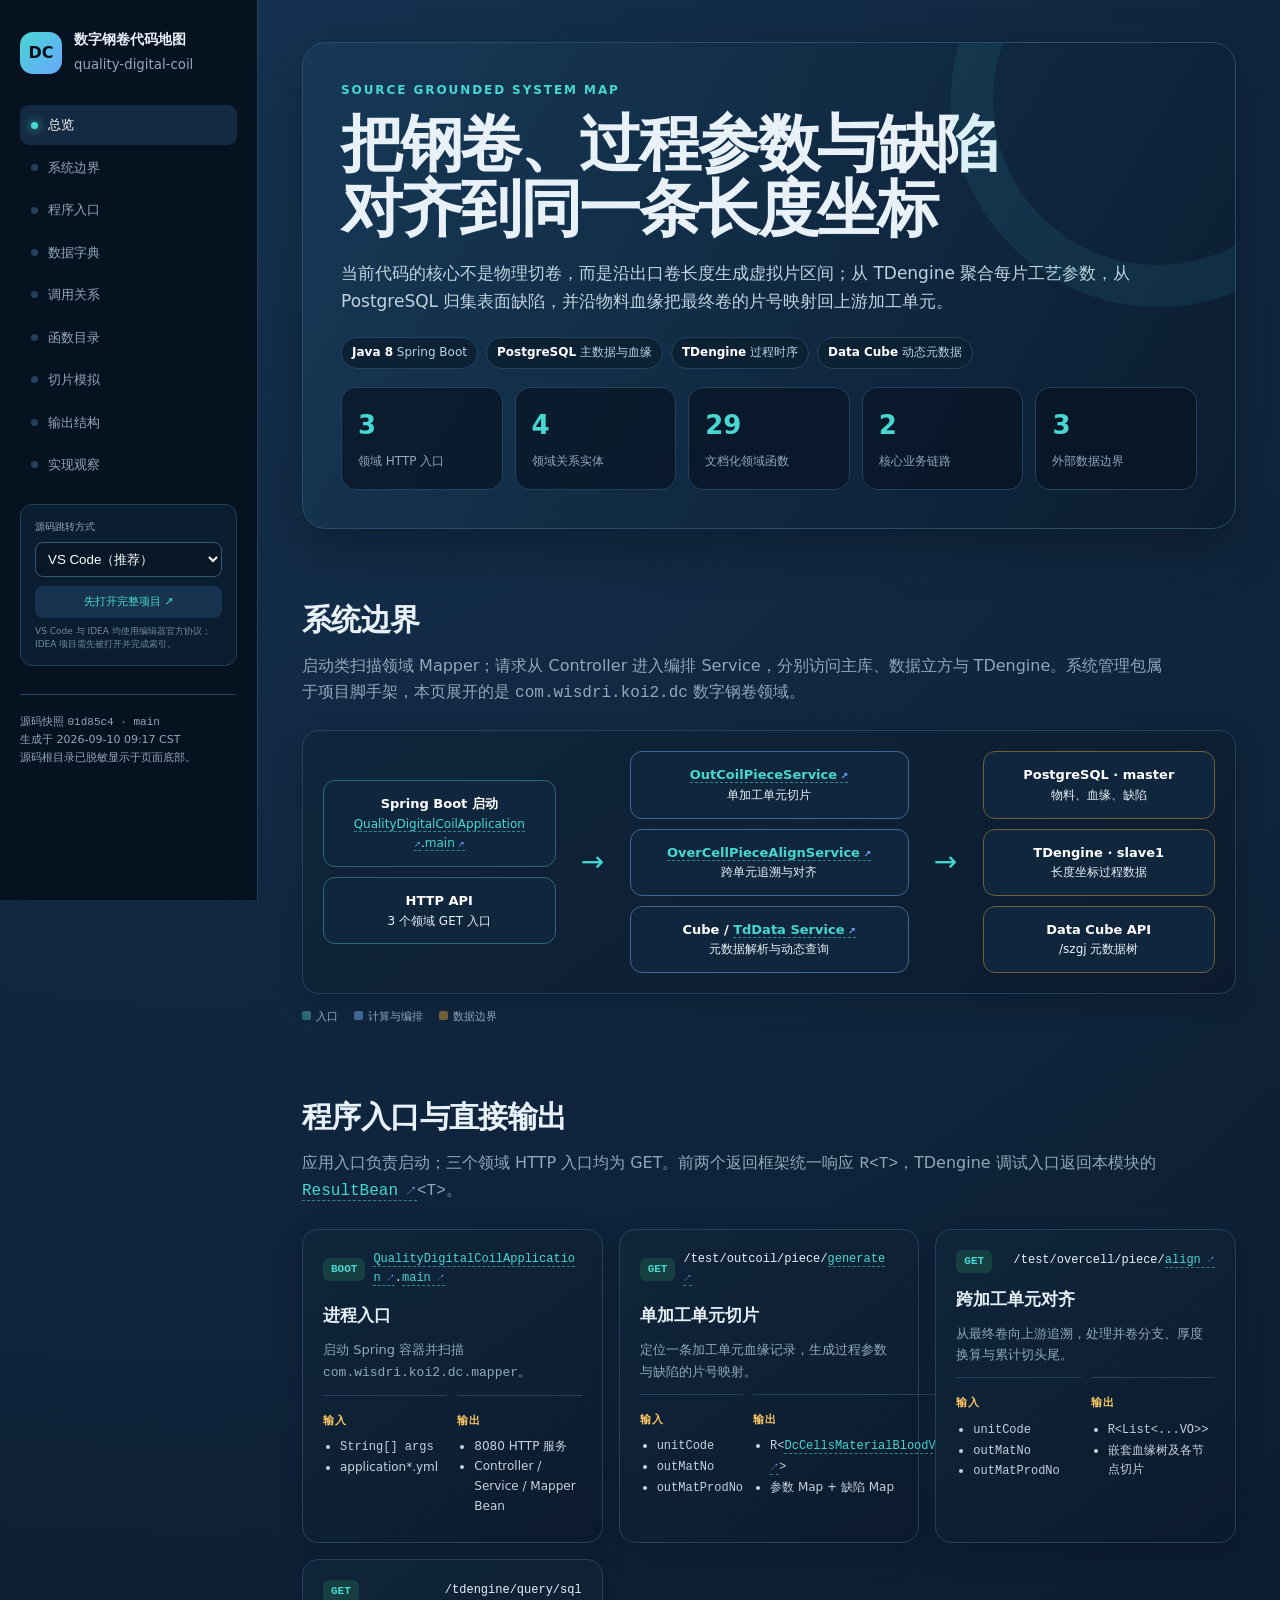
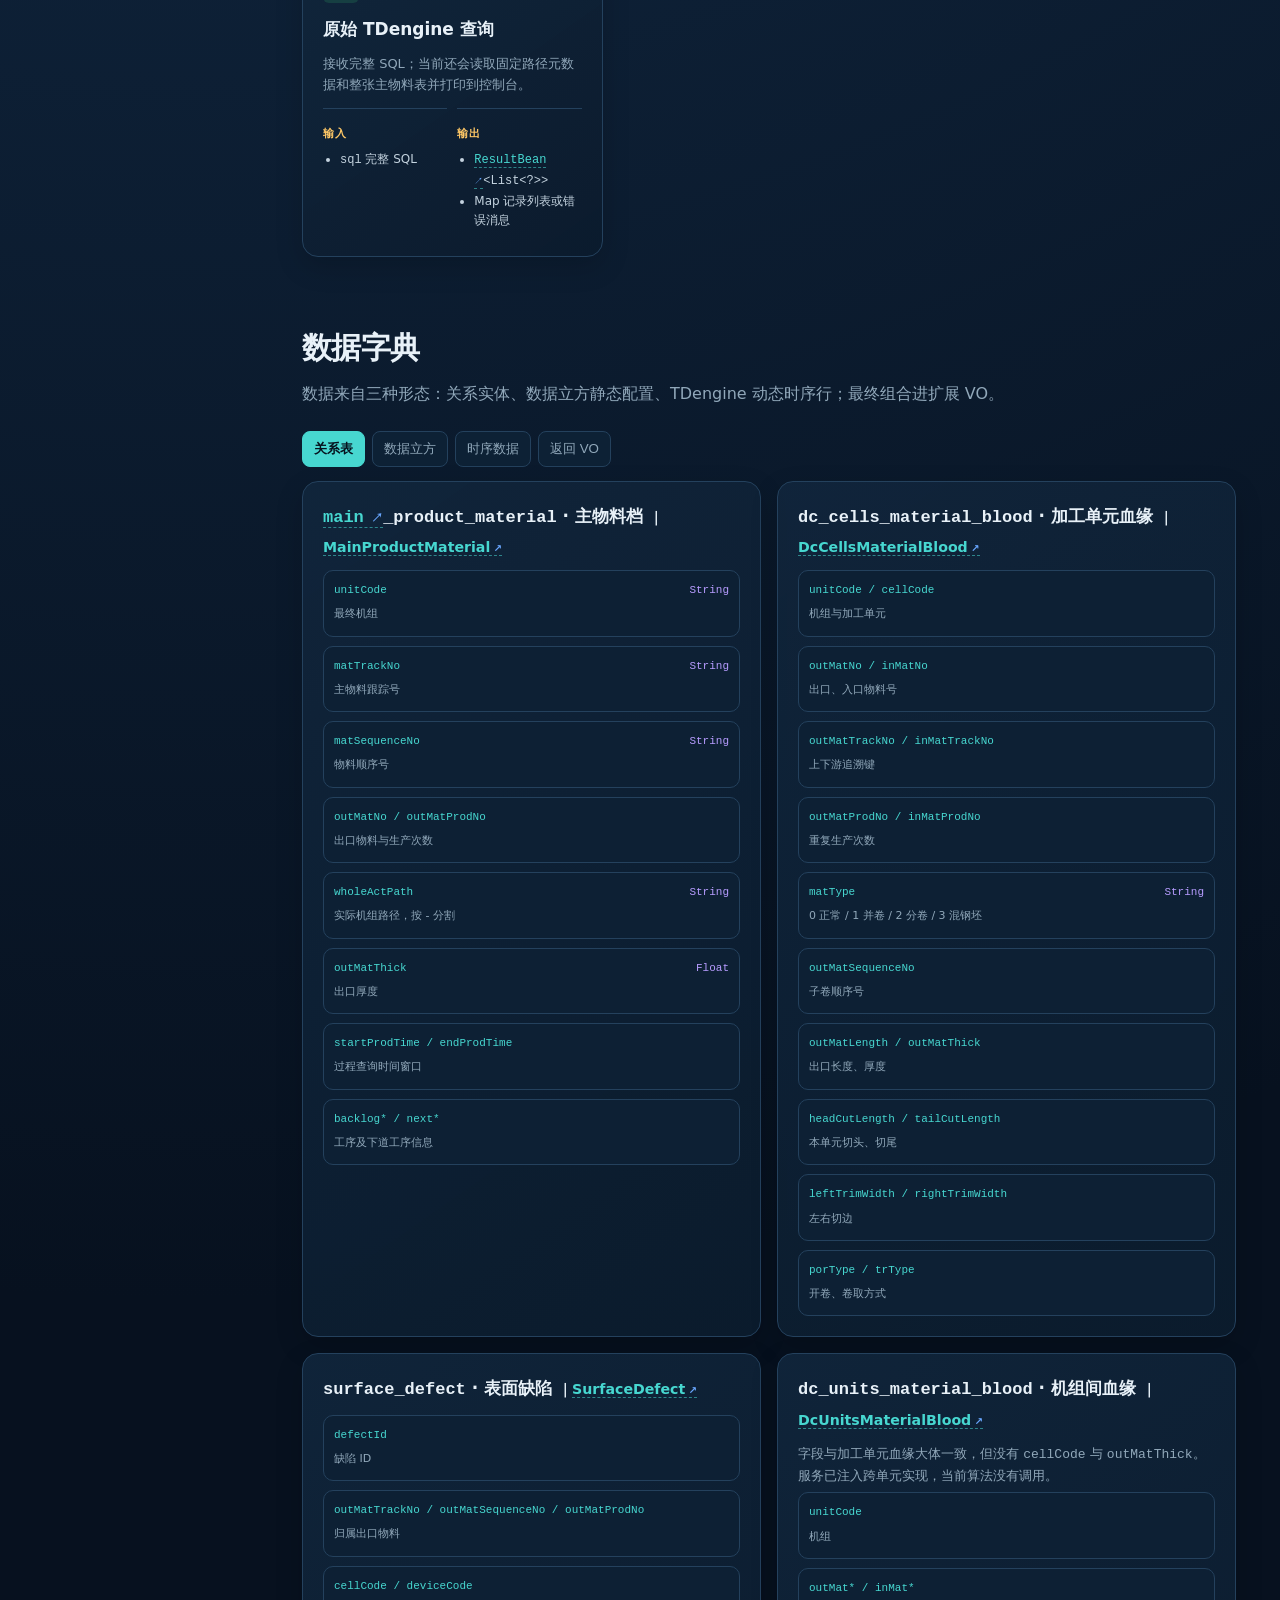
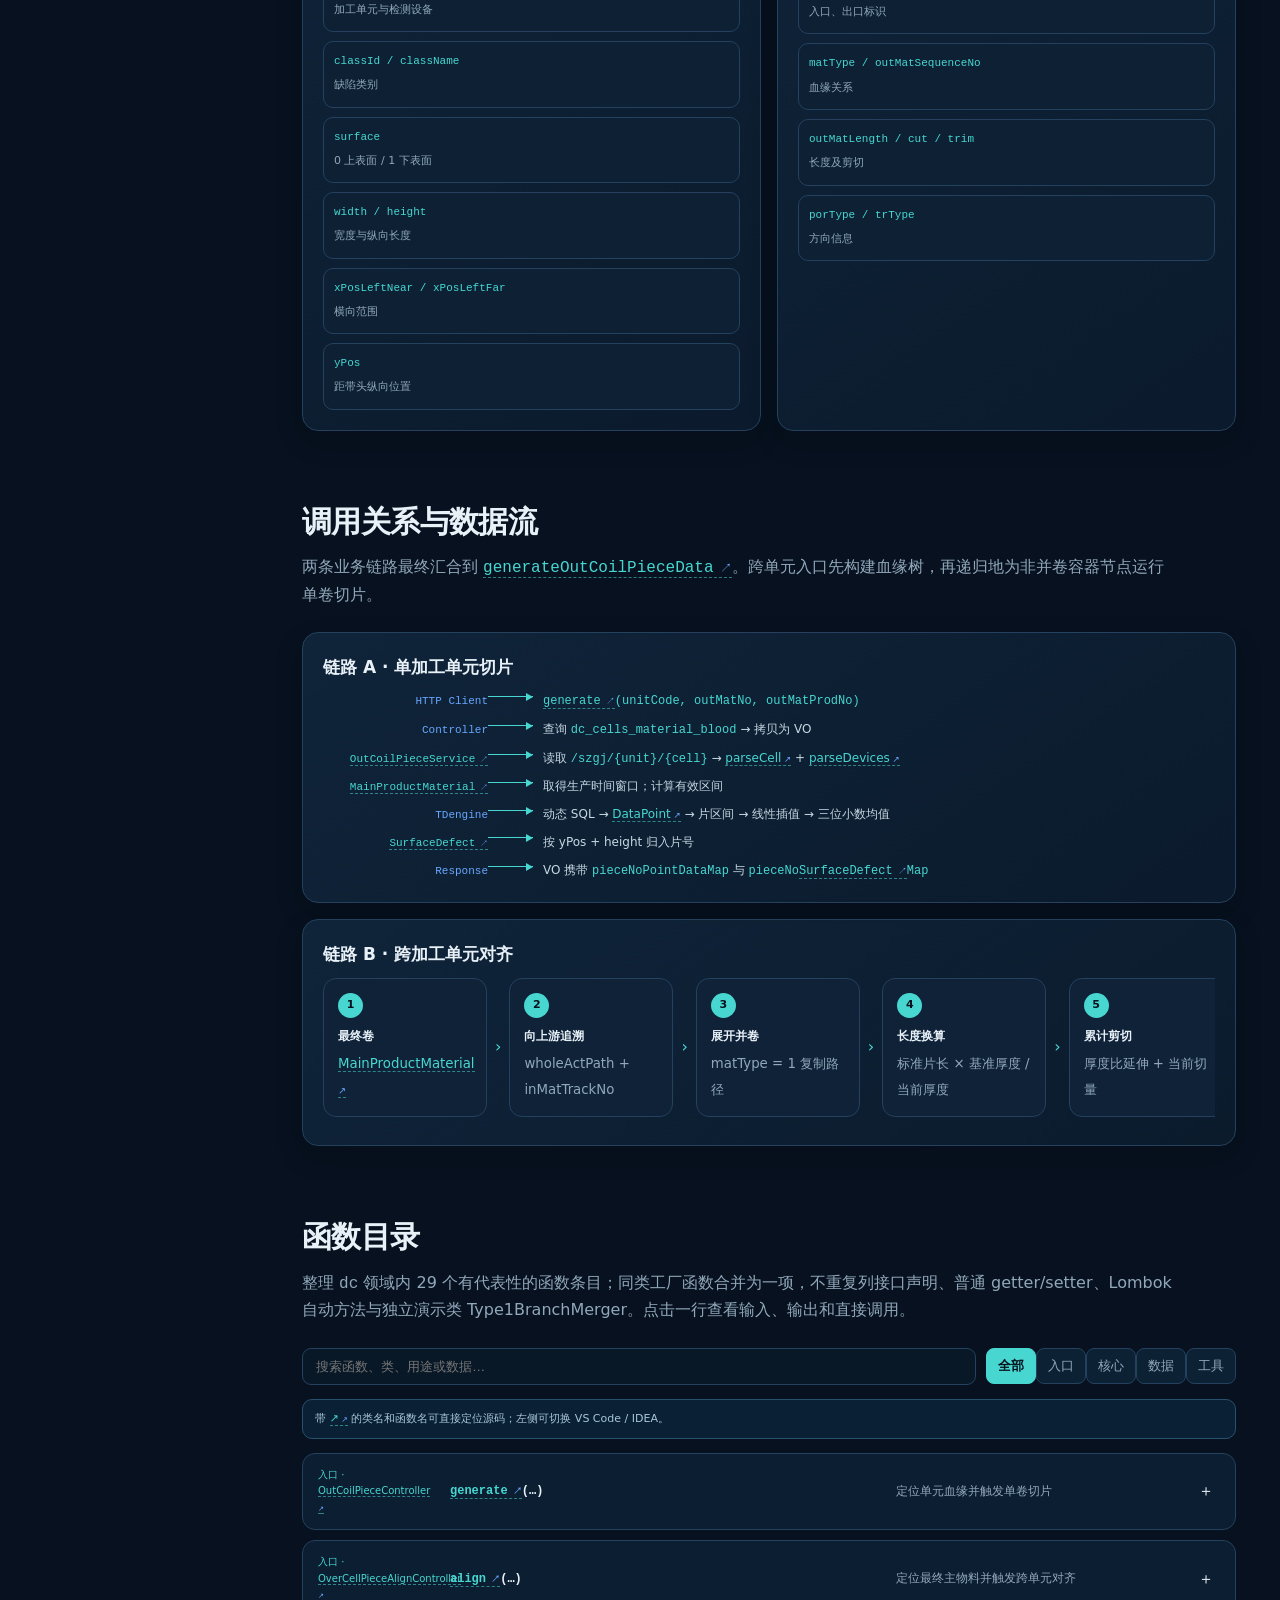
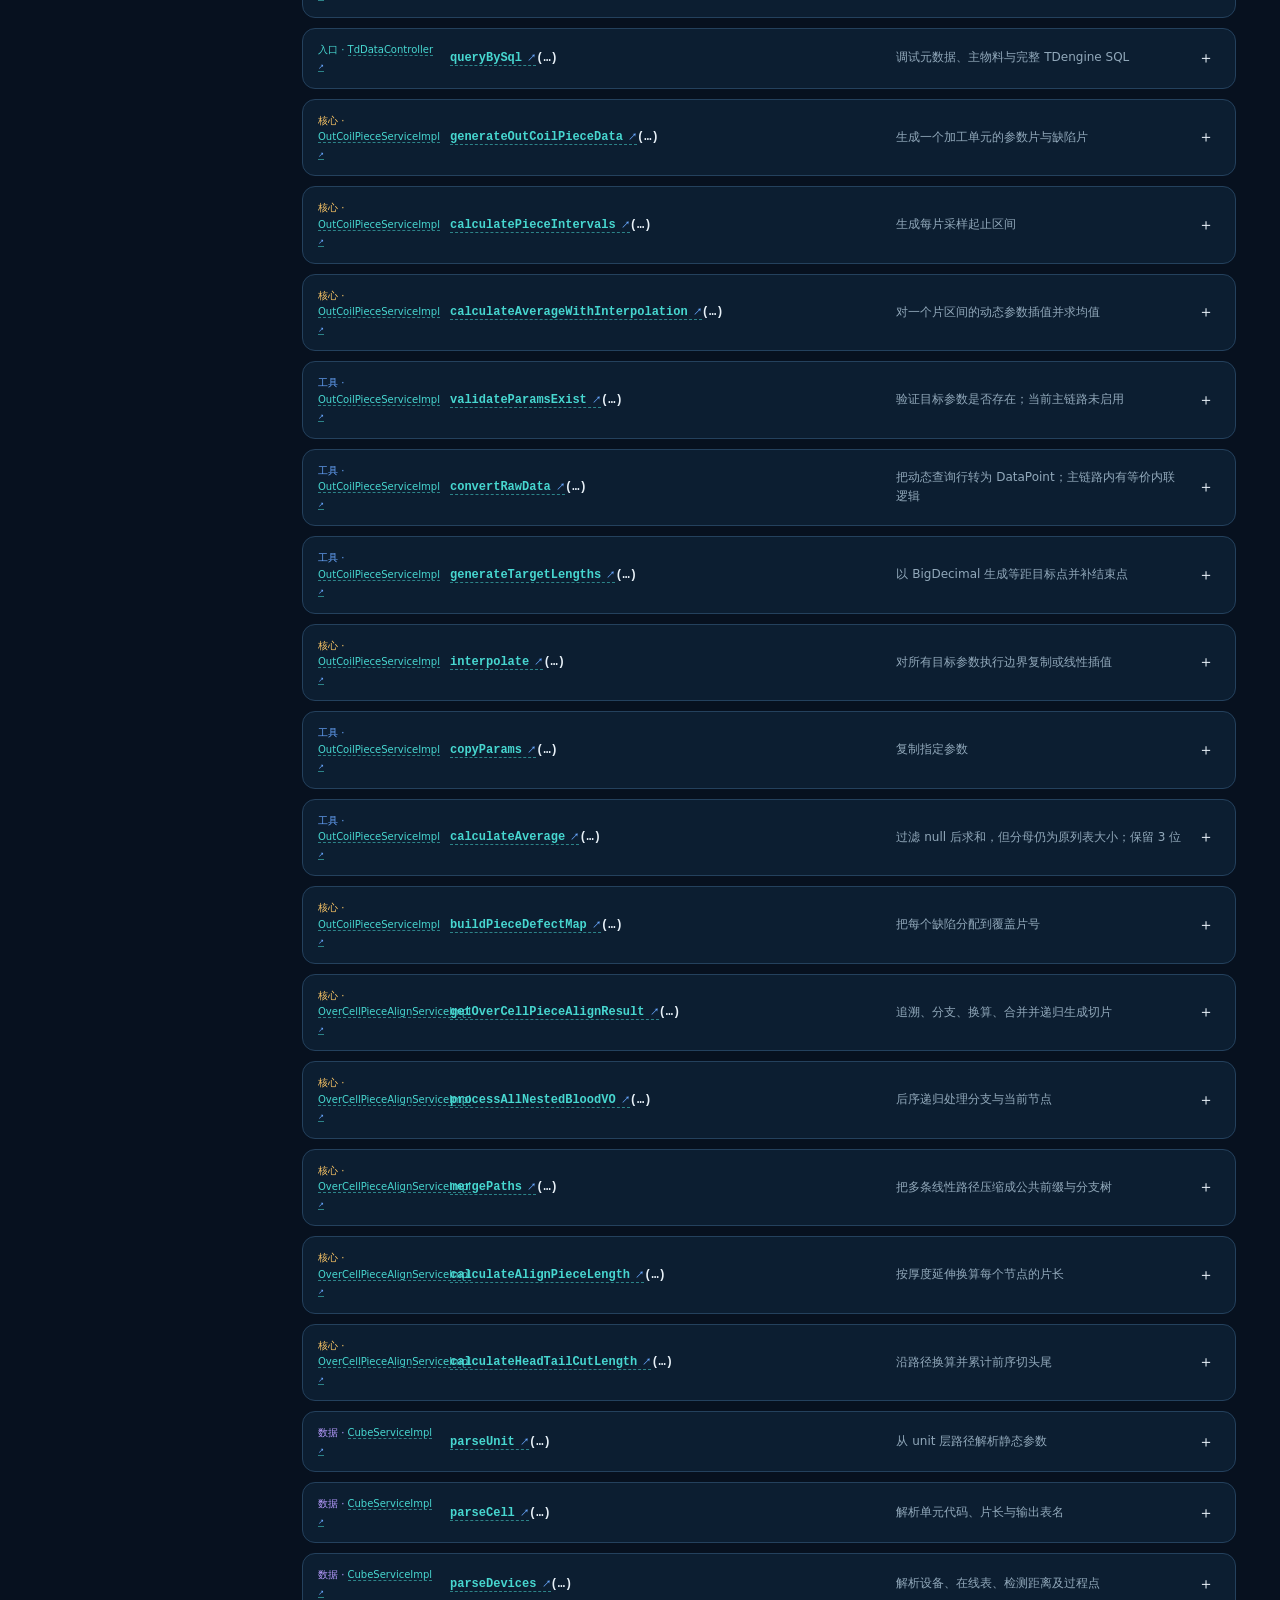
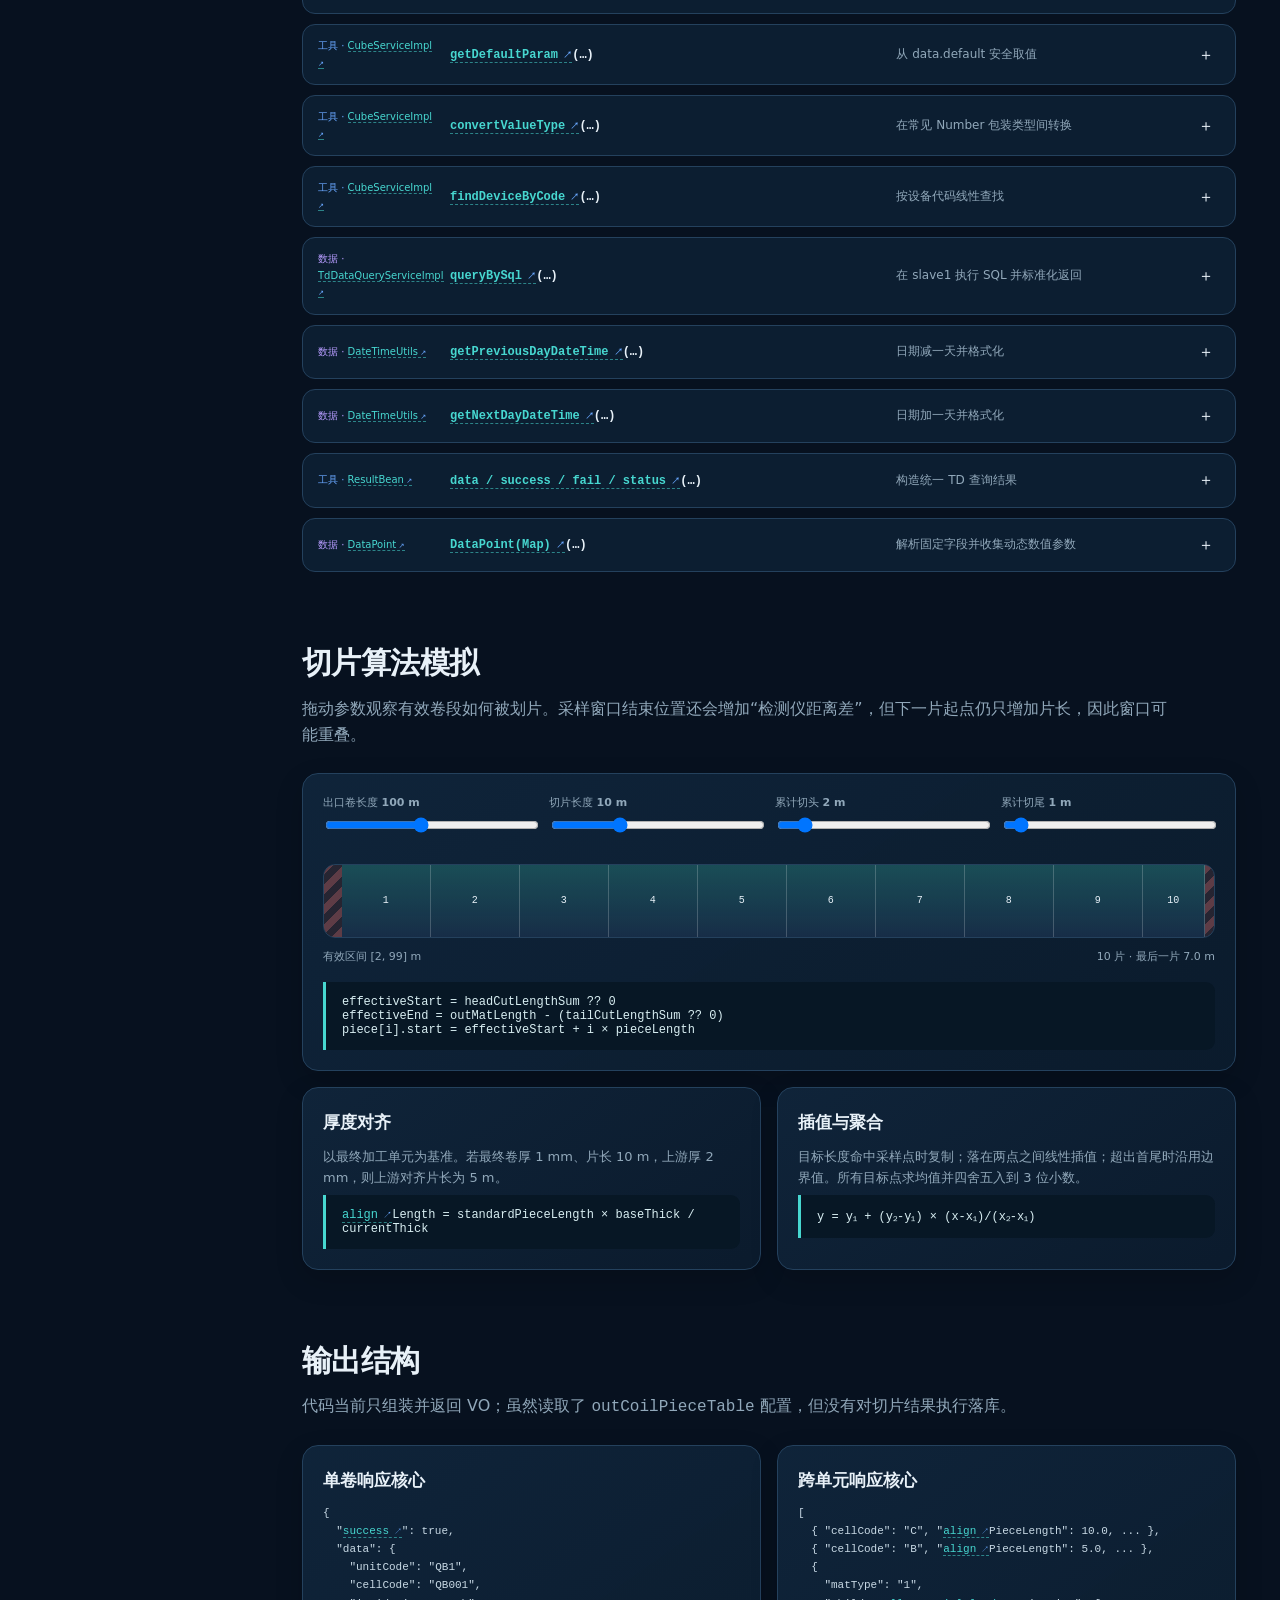
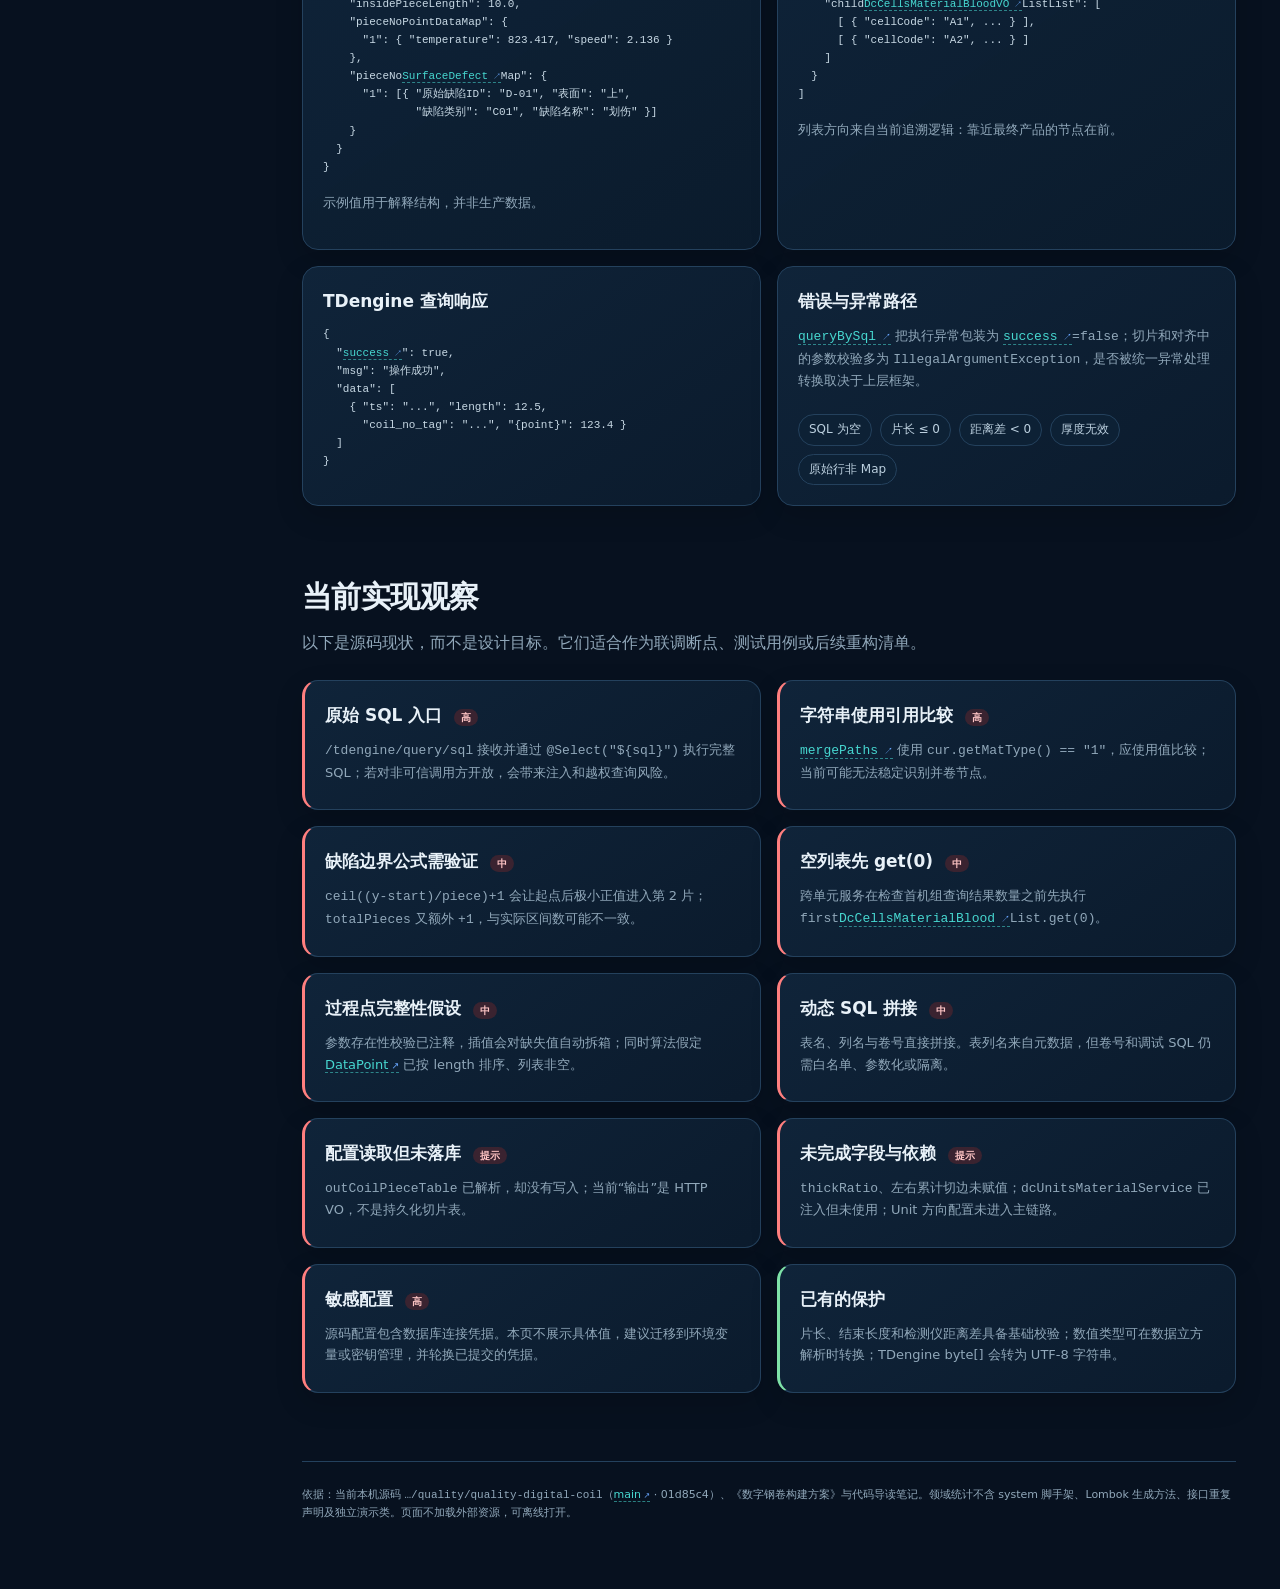
<file: 数字钢卷/quality-digital-coil-docs/index.html>
<!doctype html>
<html lang="zh-CN">
<head>
  <meta charset="utf-8" />
  <meta name="viewport" content="width=device-width,initial-scale=1" />
  <title>quality-digital-coil 代码地图</title>
  <style>
    :root{--bg:#07111f;--panel:#0d1b2d;--panel2:#10243a;--line:#24415d;--text:#e8f1f8;--muted:#91a8ba;--cyan:#47d7d0;--blue:#69a7ff;--amber:#ffc866;--red:#ff7f7f;--green:#7ee2a8;--violet:#b79cff;--shadow:0 18px 50px rgba(0,0,0,.28)}
    *{box-sizing:border-box}html{scroll-behavior:smooth}body{margin:0;background:radial-gradient(circle at 15% 0,#153251 0,transparent 30%),var(--bg);color:var(--text);font-family:Inter,"Microsoft YaHei",system-ui,sans-serif;line-height:1.65}code,.mono{font-family:"Cascadia Code","SFMono-Regular",Consolas,monospace}a{color:inherit;text-decoration:none}
    .shell{display:grid;grid-template-columns:258px minmax(0,1fr);min-height:100vh}.side{position:sticky;top:0;height:100vh;padding:28px 20px;border-right:1px solid var(--line);background:rgba(6,16,28,.9);backdrop-filter:blur(16px);overflow:auto}.brand{display:flex;gap:12px;align-items:center;margin-bottom:28px}.logo{width:42px;height:42px;border-radius:13px;display:grid;place-items:center;background:linear-gradient(135deg,var(--cyan),var(--blue));color:#06101d;font-weight:900}.brand b{display:block;font-size:14px}.brand small{color:var(--muted)}nav a{display:flex;align-items:center;gap:10px;padding:9px 11px;margin:3px 0;border-radius:9px;color:var(--muted);font-size:13px}nav a:hover,nav a.active{background:#142a42;color:#fff}.dot{width:7px;height:7px;border-radius:50%;background:var(--line)}nav a.active .dot{background:var(--cyan);box-shadow:0 0 10px var(--cyan)}.side-foot{margin-top:28px;padding-top:18px;border-top:1px solid var(--line);font-size:11px;color:var(--muted)}
    main{min-width:0}.wrap{max-width:1220px;margin:auto;padding:42px 44px 90px}.hero{position:relative;overflow:hidden;padding:38px;border:1px solid #2a4b69;border-radius:24px;background:linear-gradient(120deg,rgba(23,58,88,.93),rgba(11,28,48,.94));box-shadow:var(--shadow)}.hero:after{content:"";position:absolute;width:330px;height:330px;border:42px solid rgba(71,215,208,.08);border-radius:50%;right:-130px;top:-150px}.eyebrow{color:var(--cyan);font-weight:700;letter-spacing:.16em;text-transform:uppercase;font-size:12px}.hero h1{font-size:clamp(34px,5vw,62px);letter-spacing:-.04em;line-height:1.05;margin:10px 0 18px;max-width:900px}.hero p{max-width:820px;color:#c2d3df;font-size:17px}.badges{display:flex;flex-wrap:wrap;gap:8px;margin-top:22px}.badge,.tag{border:1px solid var(--line);background:#0d2135;border-radius:999px;padding:5px 10px;font-size:12px;color:#bcd0df}.badge strong{color:#fff}.stats{display:grid;grid-template-columns:repeat(5,1fr);gap:12px;margin-top:18px}.stat{background:rgba(8,20,35,.72);border:1px solid var(--line);border-radius:15px;padding:16px}.stat b{font-size:26px;display:block;color:var(--cyan)}.stat span{font-size:12px;color:var(--muted)}
    section{scroll-margin-top:28px;padding-top:66px}h2{font-size:30px;margin:0 0 8px;letter-spacing:-.02em}.lead{margin:0 0 24px;color:var(--muted);max-width:870px}.grid{display:grid;gap:16px}.g2{grid-template-columns:repeat(2,minmax(0,1fr))}.g3{grid-template-columns:repeat(3,minmax(0,1fr))}.card{background:linear-gradient(145deg,rgba(16,37,59,.94),rgba(11,27,45,.96));border:1px solid var(--line);border-radius:16px;padding:20px;box-shadow:0 10px 28px rgba(0,0,0,.16)}.card h3{margin:0 0 10px;font-size:17px}.card p{color:var(--muted);font-size:13px;margin:6px 0}.kicker{display:flex;justify-content:space-between;gap:8px;align-items:center;margin-bottom:12px}.verb{font:800 11px/1 monospace;padding:6px 8px;border-radius:6px;background:#163f42;color:var(--cyan)}.path{font-family:"Cascadia Code",monospace;font-size:12px;overflow-wrap:anywhere}.io{display:grid;grid-template-columns:1fr 1fr;gap:10px;margin-top:12px}.io>div{border-top:1px solid var(--line);padding-top:10px}.io b{font-size:11px;color:var(--amber);text-transform:uppercase;letter-spacing:.1em}.io ul{padding-left:17px;margin:5px 0;color:#c4d3df;font-size:12px}
    .arch{display:grid;grid-template-columns:1fr 58px 1.2fr 58px 1fr;gap:8px;align-items:center}.stack{display:grid;gap:10px}.node{border:1px solid var(--line);border-radius:12px;padding:12px;background:#10263d;text-align:center;font-size:12px}.node strong{display:block;font-size:13px;color:#fff}.node.api{border-color:#2d6974}.node.logic{border-color:#416795}.node.data{border-color:#706039}.arrow{text-align:center;color:var(--cyan);font-size:28px}.legend{display:flex;gap:16px;flex-wrap:wrap;margin:14px 0 0;color:var(--muted);font-size:11px}.legend i{display:inline-block;width:9px;height:9px;border-radius:2px;margin-right:5px}
    .flow{display:flex;align-items:stretch;gap:8px;overflow:auto;padding-bottom:8px}.step{min-width:164px;flex:1;border:1px solid var(--line);border-radius:13px;padding:14px;background:#0f2237}.step .n{width:25px;height:25px;border-radius:50%;display:grid;place-items:center;background:var(--cyan);color:#06121e;font-weight:900;font-size:11px}.step b{display:block;margin:9px 0 3px;font-size:12px}.step small{color:var(--muted)}.chev{align-self:center;color:var(--cyan)}
    .tabs{display:flex;gap:7px;flex-wrap:wrap;margin-bottom:14px}.tabs button,.filter button{border:1px solid var(--line);background:#0d2135;color:var(--muted);border-radius:8px;padding:8px 11px;cursor:pointer}.tabs button.on,.filter button.on{background:var(--cyan);border-color:var(--cyan);color:#06121e;font-weight:800}.tabpane{display:none}.tabpane.on{display:block}.table-wrap{overflow:auto;border:1px solid var(--line);border-radius:13px}table{width:100%;border-collapse:collapse;font-size:12px;background:#0b1b2d}th,td{text-align:left;padding:11px 12px;border-bottom:1px solid #1c3750;vertical-align:top}th{position:sticky;top:0;background:#14304a;color:#dcecf7;white-space:nowrap}td code{color:var(--cyan)}tr:last-child td{border-bottom:0}.field-grid{display:grid;grid-template-columns:repeat(auto-fit,minmax(210px,1fr));gap:9px}.field{border:1px solid var(--line);border-radius:10px;padding:10px;background:#0d2034}.field code{display:block;color:var(--cyan);font-size:11px}.field span{color:var(--muted);font-size:11px}.type{float:right;color:var(--violet)!important}
    .toolbar{display:flex;gap:10px;flex-wrap:wrap;margin-bottom:14px}.search{flex:1;min-width:230px;background:#091827;border:1px solid var(--line);border-radius:9px;padding:10px 13px;color:#fff;outline:none}.search:focus{border-color:var(--cyan)}.functions{display:grid;gap:10px}.fn{border:1px solid var(--line);border-radius:13px;background:#0c1e31;overflow:hidden}.fn-head{width:100%;display:grid;grid-template-columns:120px minmax(210px,1.5fr) 1fr 22px;gap:12px;text-align:left;align-items:center;padding:13px 15px;border:0;background:transparent;color:inherit;cursor:pointer}.fn-class{font-size:10px;color:var(--blue)}.fn-name{font:700 12px "Cascadia Code",monospace}.fn-summary{font-size:12px;color:var(--muted)}.fn-body{display:none;padding:0 15px 15px}.fn.open .fn-body{display:grid;grid-template-columns:1fr 1fr;gap:12px}.fn.open .plus{transform:rotate(45deg)}.box{background:#081827;border:1px solid #1d3a54;border-radius:9px;padding:11px;font-size:11px}.box b{display:block;color:var(--amber);margin-bottom:5px}.box code{color:#c9e8ed;overflow-wrap:anywhere}.fn[data-kind="入口"] .fn-class{color:var(--cyan)}.fn[data-kind="核心"] .fn-class{color:var(--amber)}.fn[data-kind="数据"] .fn-class{color:var(--violet)}
    .seq{display:grid;gap:8px}.seq-row{display:grid;grid-template-columns:165px 45px 1fr;align-items:center}.seq-row .who{text-align:right;color:var(--blue);font:11px monospace}.seq-row .pulse{height:11px;border-top:1px solid var(--cyan);position:relative}.seq-row .pulse:after{content:"";position:absolute;right:0;top:-4px;border-left:7px solid var(--cyan);border-top:4px solid transparent;border-bottom:4px solid transparent}.seq-row .msg{font-size:12px;color:#c7d7e2;padding-left:10px}.seq-row .msg code{color:var(--cyan)}
    .sim-controls{display:grid;grid-template-columns:repeat(4,1fr);gap:12px}.sim-controls label{font-size:11px;color:var(--muted)}.sim-controls input{width:100%;margin-top:5px}.coil{position:relative;height:74px;margin:25px 0 10px;border:1px solid var(--line);border-radius:12px;overflow:hidden;background:#081827}.cut{position:absolute;top:0;bottom:0;background:repeating-linear-gradient(135deg,rgba(255,127,127,.35) 0 7px,rgba(255,127,127,.12) 7px 14px)}.pieces{display:flex;height:100%}.piece{display:grid;place-items:center;border-right:1px solid rgba(255,255,255,.2);background:linear-gradient(180deg,rgba(71,215,208,.28),rgba(105,167,255,.15));font:10px monospace;min-width:1px}.sim-caption{display:flex;justify-content:space-between;color:var(--muted);font-size:11px}.formula{background:#071725;border-left:3px solid var(--cyan);padding:13px 16px;border-radius:0 9px 9px 0;font:12px "Cascadia Code",monospace;color:#d8eef2}
    pre{white-space:pre-wrap;word-break:break-word;margin:0;color:#c8d9e5;font-size:11px}.risk{border-left:3px solid var(--red)}.risk.ok{border-left-color:var(--green)}.risk h3 span{font-size:10px;border-radius:999px;padding:3px 7px;background:#3a2330;color:#ffc5c5;margin-left:6px}.muted{color:var(--muted)}.note{font-size:11px;color:var(--muted);padding:10px 0}.footer{margin-top:68px;padding-top:24px;border-top:1px solid var(--line);font-size:11px;color:var(--muted)}

    .source-tools{margin-top:20px;padding:14px;border:1px solid var(--line);border-radius:12px;background:#0b1d30}.source-tools label{display:block;color:var(--muted);font-size:10px;margin-bottom:6px}.source-tools select{width:100%;border:1px solid #345873;background:#081827;color:#fff;border-radius:8px;padding:8px}.source-tools .project-open{display:block;margin-top:9px;padding:7px 9px;border-radius:8px;background:#17334f;color:var(--cyan);font-size:11px;text-align:center}.source-tools small{display:block;margin-top:7px;color:#718a9e;font-size:9px;line-height:1.45}.source-link{color:var(--cyan);text-decoration:none;border-bottom:1px dashed rgba(71,215,208,.55);cursor:pointer}.source-link:hover{color:#fff;border-bottom-color:#fff}.source-link:after{content:" ↗";font-size:.72em;color:var(--blue)}.fn-head .source-link{position:relative;z-index:2}.fn-head{cursor:pointer}.source-hint{margin:0 0 14px;padding:10px 12px;border:1px solid #28516d;border-radius:10px;background:#0a2034;color:#a9c6d8;font-size:11px}
    @media(max-width:900px){.shell{display:block}.side{position:relative;width:auto;height:auto;border-right:0;border-bottom:1px solid var(--line)}nav{display:flex;overflow:auto}nav a{white-space:nowrap}.wrap{padding:28px 18px 70px}.stats{grid-template-columns:repeat(2,1fr)}.g2,.g3{grid-template-columns:1fr}.arch{grid-template-columns:1fr}.arrow{transform:rotate(90deg)}.fn-head{grid-template-columns:90px 1fr 20px}.fn-summary{display:none}.fn.open .fn-body{grid-template-columns:1fr}.sim-controls{grid-template-columns:1fr 1fr}.seq-row{grid-template-columns:105px 35px 1fr}}
  </style>
</head>
<body>
<div class="shell">
  <aside class="side">
    <div class="brand"><div class="logo">DC</div><div><b>数字钢卷代码地图</b><small>quality-digital-coil</small></div></div>
    <nav id="nav">
      <a href="#overview" class="active"><i class="dot"></i>总览</a><a href="#architecture"><i class="dot"></i>系统边界</a><a href="#entry"><i class="dot"></i>程序入口</a><a href="#data"><i class="dot"></i>数据字典</a><a href="#calls"><i class="dot"></i>调用关系</a><a href="#functions"><i class="dot"></i>函数目录</a><a href="#algorithm"><i class="dot"></i>切片模拟</a><a href="#outputs"><i class="dot"></i>输出结构</a><a href="#risks"><i class="dot"></i>实现观察</a>
    </nav>

    <div class="source-tools">
      <label for="ideChoice">源码跳转方式</label>
      <select id="ideChoice"><option value="vscode">VS Code（推荐）</option><option value="idea">IntelliJ IDEA</option></select>
      <a class="project-open" id="openProject" href="#">先打开完整项目 ↗</a>
      <small>VS Code 与 IDEA 均使用编辑器官方协议；IDEA 项目需先被打开并完成索引。</small>
    </div>
    <div class="side-foot">源码快照 <code>01d85c4 · main</code><br>生成于 2026-09-10 09:17 CST<br>源码根目录已脱敏显示于页面底部。</div>
  </aside>
  <main><div class="wrap">
    <section id="overview" style="padding-top:0"><div class="hero">
      <div class="eyebrow">Source grounded system map</div><h1>把钢卷、过程参数与缺陷<br>对齐到同一条长度坐标</h1>
      <p>当前代码的核心不是物理切卷，而是沿出口卷长度生成虚拟片区间；从 TDengine 聚合每片工艺参数，从 PostgreSQL 归集表面缺陷，并沿物料血缘把最终卷的片号映射回上游加工单元。</p>
      <div class="badges"><span class="badge"><strong>Java 8</strong> Spring Boot</span><span class="badge"><strong>PostgreSQL</strong> 主数据与血缘</span><span class="badge"><strong>TDengine</strong> 过程时序</span><span class="badge"><strong>Data Cube</strong> 动态元数据</span></div>
      <div class="stats"><div class="stat"><b>3</b><span>领域 HTTP 入口</span></div><div class="stat"><b>4</b><span>领域关系实体</span></div><div class="stat"><b>29</b><span>文档化领域函数</span></div><div class="stat"><b>2</b><span>核心业务链路</span></div><div class="stat"><b>3</b><span>外部数据边界</span></div></div>
    </div></section>

    <section id="architecture"><h2>系统边界</h2><p class="lead">启动类扫描领域 Mapper；请求从 Controller 进入编排 Service，分别访问主库、数据立方与 TDengine。系统管理包属于项目脚手架，本页展开的是 <code>com.wisdri.koi2.dc</code> 数字钢卷领域。</p>
      <div class="card arch"><div class="stack"><div class="node api"><strong>Spring Boot 启动</strong>QualityDigitalCoilApplication.main</div><div class="node api"><strong>HTTP API</strong>3 个领域 GET 入口</div></div><div class="arrow">→</div><div class="stack"><div class="node logic"><strong>OutCoilPieceService</strong>单加工单元切片</div><div class="node logic"><strong>OverCellPieceAlignService</strong>跨单元追溯与对齐</div><div class="node logic"><strong>Cube / TdData Service</strong>元数据解析与动态查询</div></div><div class="arrow">→</div><div class="stack"><div class="node data"><strong>PostgreSQL · master</strong>物料、血缘、缺陷</div><div class="node data"><strong>TDengine · slave1</strong>长度坐标过程数据</div><div class="node data"><strong>Data Cube API</strong>/szgj 元数据树</div></div></div>
      <div class="legend"><span><i style="background:#2d6974"></i>入口</span><span><i style="background:#416795"></i>计算与编排</span><span><i style="background:#706039"></i>数据边界</span></div>
    </section>

    <section id="entry"><h2>程序入口与直接输出</h2><p class="lead">应用入口负责启动；三个领域 HTTP 入口均为 GET。前两个返回框架统一响应 <code>R&lt;T&gt;</code>，TDengine 调试入口返回本模块的 <code>ResultBean&lt;T&gt;</code>。</p>
      <div class="grid g3">
        <article class="card"><div class="kicker"><span class="verb">BOOT</span><span class="path">QualityDigitalCoilApplication.main</span></div><h3>进程入口</h3><p>启动 Spring 容器并扫描 <code>com.wisdri.koi2.dc.mapper</code>。</p><div class="io"><div><b>输入</b><ul><li><code>String[] args</code></li><li>application*.yml</li></ul></div><div><b>输出</b><ul><li>8080 HTTP 服务</li><li>Controller / Service / Mapper Bean</li></ul></div></div></article>
        <article class="card"><div class="kicker"><span class="verb">GET</span><span class="path">/test/outcoil/piece/generate</span></div><h3>单加工单元切片</h3><p>定位一条加工单元血缘记录，生成过程参数与缺陷的片号映射。</p><div class="io"><div><b>输入</b><ul><li><code>unitCode</code></li><li><code>outMatNo</code></li><li><code>outMatProdNo</code></li></ul></div><div><b>输出</b><ul><li><code>R&lt;DcCellsMaterialBloodVO&gt;</code></li><li>参数 Map + 缺陷 Map</li></ul></div></div></article>
        <article class="card"><div class="kicker"><span class="verb">GET</span><span class="path">/test/overcell/piece/align</span></div><h3>跨加工单元对齐</h3><p>从最终卷向上游追溯，处理并卷分支、厚度换算与累计切头尾。</p><div class="io"><div><b>输入</b><ul><li><code>unitCode</code></li><li><code>outMatNo</code></li><li><code>outMatProdNo</code></li></ul></div><div><b>输出</b><ul><li><code>R&lt;List&lt;...VO&gt;&gt;</code></li><li>嵌套血缘树及各节点切片</li></ul></div></div></article>
        <article class="card"><div class="kicker"><span class="verb">GET</span><span class="path">/tdengine/query/sql</span></div><h3>原始 TDengine 查询</h3><p>接收完整 SQL；当前还会读取固定路径元数据和整张主物料表并打印到控制台。</p><div class="io"><div><b>输入</b><ul><li><code>sql</code> 完整 SQL</li></ul></div><div><b>输出</b><ul><li><code>ResultBean&lt;List&lt;?&gt;&gt;</code></li><li>Map 记录列表或错误消息</li></ul></div></div></article>
      </div>
    </section>

    <section id="data"><h2>数据字典</h2><p class="lead">数据来自三种形态：关系实体、数据立方静态配置、TDengine 动态时序行；最终组合进扩展 VO。</p>
      <div class="tabs" data-tabs="data"><button class="on" data-tab="rel">关系表</button><button data-tab="cube">数据立方</button><button data-tab="td">时序数据</button><button data-tab="vo">返回 VO</button></div>
      <div class="tabpane on" data-pane="rel"><div class="grid g2">
        <div class="card"><h3><code>main_product_material</code> · 主物料档 <small>｜MainProductMaterial</small></h3><div class="field-grid"><div class="field"><code>unitCode <span class="type">String</span></code><span>最终机组</span></div><div class="field"><code>matTrackNo <span class="type">String</span></code><span>主物料跟踪号</span></div><div class="field"><code>matSequenceNo <span class="type">String</span></code><span>物料顺序号</span></div><div class="field"><code>outMatNo / outMatProdNo</code><span>出口物料与生产次数</span></div><div class="field"><code>wholeActPath <span class="type">String</span></code><span>实际机组路径，按 - 分割</span></div><div class="field"><code>outMatThick <span class="type">Float</span></code><span>出口厚度</span></div><div class="field"><code>startProdTime / endProdTime</code><span>过程查询时间窗口</span></div><div class="field"><code>backlog* / next*</code><span>工序及下道工序信息</span></div></div></div>
        <div class="card"><h3><code>dc_cells_material_blood</code> · 加工单元血缘 <small>｜DcCellsMaterialBlood</small></h3><div class="field-grid"><div class="field"><code>unitCode / cellCode</code><span>机组与加工单元</span></div><div class="field"><code>outMatNo / inMatNo</code><span>出口、入口物料号</span></div><div class="field"><code>outMatTrackNo / inMatTrackNo</code><span>上下游追溯键</span></div><div class="field"><code>outMatProdNo / inMatProdNo</code><span>重复生产次数</span></div><div class="field"><code>matType <span class="type">String</span></code><span>0 正常 / 1 并卷 / 2 分卷 / 3 混钢坯</span></div><div class="field"><code>outMatSequenceNo</code><span>子卷顺序号</span></div><div class="field"><code>outMatLength / outMatThick</code><span>出口长度、厚度</span></div><div class="field"><code>headCutLength / tailCutLength</code><span>本单元切头、切尾</span></div><div class="field"><code>leftTrimWidth / rightTrimWidth</code><span>左右切边</span></div><div class="field"><code>porType / trType</code><span>开卷、卷取方式</span></div></div></div>
        <div class="card"><h3><code>surface_defect</code> · 表面缺陷 <small>｜SurfaceDefect</small></h3><div class="field-grid"><div class="field"><code>defectId</code><span>缺陷 ID</span></div><div class="field"><code>outMatTrackNo / outMatSequenceNo / outMatProdNo</code><span>归属出口物料</span></div><div class="field"><code>cellCode / deviceCode</code><span>加工单元与检测设备</span></div><div class="field"><code>classId / className</code><span>缺陷类别</span></div><div class="field"><code>surface</code><span>0 上表面 / 1 下表面</span></div><div class="field"><code>width / height</code><span>宽度与纵向长度</span></div><div class="field"><code>xPosLeftNear / xPosLeftFar</code><span>横向范围</span></div><div class="field"><code>yPos</code><span>距带头纵向位置</span></div></div></div>
        <div class="card"><h3><code>dc_units_material_blood</code> · 机组间血缘 <small>｜DcUnitsMaterialBlood</small></h3><p>字段与加工单元血缘大体一致，但没有 <code>cellCode</code> 与 <code>outMatThick</code>。服务已注入跨单元实现，当前算法没有调用。</p><div class="field-grid"><div class="field"><code>unitCode</code><span>机组</span></div><div class="field"><code>outMat* / inMat*</code><span>入口、出口标识</span></div><div class="field"><code>matType / outMatSequenceNo</code><span>血缘关系</span></div><div class="field"><code>outMatLength / cut / trim</code><span>长度及剪切</span></div><div class="field"><code>porType / trType</code><span>方向信息</span></div></div></div>
      </div></div>
      <div class="tabpane" data-pane="cube"><div class="card"><h3>路径即层级，参数在 <code>data.default</code></h3><div class="flow"><div class="step"><div class="n">1</div><b>/szgj/{unit}</b><small><code>isPorTrOnSameSide</code></small></div><span class="chev">›</span><div class="step"><div class="n">2</div><b>/{cell}</b><small><code>pieceLength</code><br><code>outCoilPieceTable</code></small></div><span class="chev">›</span><div class="step"><div class="n">3</div><b>/{device}</b><small>检测仪距离、在线表名、正反面</small></div><span class="chev">›</span><div class="step"><div class="n">4</div><b>/{point}</b><small>动态过程参数列名</small></div></div><p class="note">解析结果分别进入 CubeUnitStaticParams、CubeCellStaticParams、CubeDeviceStaticParams。当前单卷链路读取 Cell 与 Device；Unit 配置解析函数存在但未进入主链路。</p></div></div>
      <div class="tabpane" data-pane="td"><div class="card"><h3><code>DataPoint</code> · 动态时序行</h3><div class="table-wrap"><table><thead><tr><th>字段</th><th>类型</th><th>处理方式</th><th>用途</th></tr></thead><tbody><tr><td><code>length</code></td><td>double</td><td>必读固定字段</td><td>插值横坐标</td></tr><tr><td><code>coil_no_tag</code></td><td>String</td><td>必读固定字段</td><td>按入口卷号过滤</td></tr><tr><td><code>ts</code></td><td>String</td><td>必读固定字段</td><td>按主物料生产时间 ±1 天过滤</td></tr><tr><td><code>{point...}</code></td><td>Map&lt;String,Double&gt;</td><td>除三固定字段外，数值列动态收集；非数值跳过</td><td>按片插值与求均值</td></tr></tbody></table></div><div class="formula">SELECT ts, length, coil_no_tag, {points}<br>FROM {onlineCoilProcessTable}<br>WHERE coil_no_tag = {inMatNo} AND ts BETWEEN {start-1d} AND {end+1d}</div></div></div>
      <div class="tabpane" data-pane="vo"><div class="card"><h3><code>DcCellsMaterialBloodVO extends DcCellsMaterialBlood</code></h3><div class="field-grid"><div class="field"><code>insidePieceLength <span class="type">Double</span></code><span>单元自己的片长</span></div><div class="field"><code>alignPieceLength <span class="type">Double</span></code><span>厚度换算后的对齐片长</span></div><div class="field"><code>pieceNoPointDataMap</code><span>片号 → 参数名 → 平均值</span></div><div class="field"><code>pieceNoSurfaceDefectMap</code><span>片号 → 缺陷摘要列表</span></div><div class="field"><code>headCutLengthSum / tailCutLengthSum</code><span>跨单元累计切头尾</span></div><div class="field"><code>leftTrimWidthSum / rightTrimWidthSum</code><span>已定义，当前未计算</span></div><div class="field"><code>thickRatio</code><span>已定义，当前未赋值</span></div><div class="field"><code>childDcCellsMaterialBloodVOListList</code><span>并卷分支二维列表</span></div></div></div></div>
    </section>

    <section id="calls"><h2>调用关系与数据流</h2><p class="lead">两条业务链路最终汇合到 <code>generateOutCoilPieceData</code>。跨单元入口先构建血缘树，再递归地为非并卷容器节点运行单卷切片。</p>
      <div class="card"><h3>链路 A · 单加工单元切片</h3><div class="seq"><div class="seq-row"><span class="who">HTTP Client</span><span class="pulse"></span><span class="msg"><code>generate(unitCode, outMatNo, outMatProdNo)</code></span></div><div class="seq-row"><span class="who">Controller</span><span class="pulse"></span><span class="msg">查询 <code>dc_cells_material_blood</code> → 拷贝为 VO</span></div><div class="seq-row"><span class="who">OutCoilPieceService</span><span class="pulse"></span><span class="msg">读取 <code>/szgj/{unit}/{cell}</code> → parseCell + parseDevices</span></div><div class="seq-row"><span class="who">MainProductMaterial</span><span class="pulse"></span><span class="msg">取得生产时间窗口；计算有效区间</span></div><div class="seq-row"><span class="who">TDengine</span><span class="pulse"></span><span class="msg">动态 SQL → DataPoint → 片区间 → 线性插值 → 三位小数均值</span></div><div class="seq-row"><span class="who">SurfaceDefect</span><span class="pulse"></span><span class="msg">按 yPos + height 归入片号</span></div><div class="seq-row"><span class="who">Response</span><span class="pulse"></span><span class="msg">VO 携带 <code>pieceNoPointDataMap</code> 与 <code>pieceNoSurfaceDefectMap</code></span></div></div></div>
      <div class="card" style="margin-top:16px"><h3>链路 B · 跨加工单元对齐</h3><div class="flow"><div class="step"><div class="n">1</div><b>最终卷</b><small>MainProductMaterial</small></div><span class="chev">›</span><div class="step"><div class="n">2</div><b>向上游追溯</b><small>wholeActPath + inMatTrackNo</small></div><span class="chev">›</span><div class="step"><div class="n">3</div><b>展开并卷</b><small>matType = 1 复制路径</small></div><span class="chev">›</span><div class="step"><div class="n">4</div><b>长度换算</b><small>标准片长 × 基准厚度 / 当前厚度</small></div><span class="chev">›</span><div class="step"><div class="n">5</div><b>累计剪切</b><small>厚度比延伸 + 当前切量</small></div><span class="chev">›</span><div class="step"><div class="n">6</div><b>合并路径</b><small>公共前缀 + 子分支</small></div><span class="chev">›</span><div class="step"><div class="n">7</div><b>递归切片</b><small>复用链路 A</small></div></div></div>
    </section>

    <section id="functions"><h2>函数目录</h2><p class="lead">整理 <code>dc</code> 领域内 29 个有代表性的函数条目；同类工厂函数合并为一项，不重复列接口声明、普通 getter/setter、Lombok 自动方法与独立演示类 Type1BranchMerger。点击一行查看输入、输出和直接调用。</p>
      <div class="toolbar"><input id="fnSearch" class="search" placeholder="搜索函数、类、用途或数据…"><div class="filter"><button class="on" data-filter="全部">全部</button><button data-filter="入口">入口</button><button data-filter="核心">核心</button><button data-filter="数据">数据</button><button data-filter="工具">工具</button></div></div>
      <div class="source-hint">带 <span class="source-link">↗</span> 的类名和函数名可直接定位源码；左侧可切换 VS Code / IDEA。</div><div class="functions" id="fnList"></div>
    </section>

    <section id="algorithm"><h2>切片算法模拟</h2><p class="lead">拖动参数观察有效卷段如何被划片。采样窗口结束位置还会增加“检测仪距离差”，但下一片起点仍只增加片长，因此窗口可能重叠。</p>
      <div class="card"><div class="sim-controls"><label>出口卷长度 <b id="lv">100 m</b><input id="len" type="range" min="20" max="200" value="100"></label><label>切片长度 <b id="pv">10 m</b><input id="plen" type="range" min="1" max="30" value="10"></label><label>累计切头 <b id="hv">2 m</b><input id="head" type="range" min="0" max="20" value="2"></label><label>累计切尾 <b id="tv">1 m</b><input id="tail" type="range" min="0" max="20" value="1"></label></div><div class="coil" id="coil"></div><div class="sim-caption"><span id="range"></span><span id="count"></span></div><div class="formula" style="margin-top:16px">effectiveStart = headCutLengthSum ?? 0<br>effectiveEnd = outMatLength - (tailCutLengthSum ?? 0)<br>piece[i].start = effectiveStart + i × pieceLength</div></div>
      <div class="grid g2" style="margin-top:16px"><div class="card"><h3>厚度对齐</h3><p>以最终加工单元为基准。若最终卷厚 1 mm、片长 10 m，上游厚 2 mm，则上游对齐片长为 5 m。</p><div class="formula">alignLength = standardPieceLength × baseThick / currentThick</div></div><div class="card"><h3>插值与聚合</h3><p>目标长度命中采样点时复制；落在两点之间线性插值；超出首尾时沿用边界值。所有目标点求均值并四舍五入到 3 位小数。</p><div class="formula">y = y₁ + (y₂-y₁) × (x-x₁)/(x₂-x₁)</div></div></div>
    </section>

    <section id="outputs"><h2>输出结构</h2><p class="lead">代码当前只组装并返回 VO；虽然读取了 <code>outCoilPieceTable</code> 配置，但没有对切片结果执行落库。</p>
      <div class="grid g2"><div class="card"><h3>单卷响应核心</h3><pre>{
  "success": true,
  "data": {
    "unitCode": "QB1",
    "cellCode": "QB001",
    "insidePieceLength": 10.0,
    "pieceNoPointDataMap": {
      "1": { "temperature": 823.417, "speed": 2.136 }
    },
    "pieceNoSurfaceDefectMap": {
      "1": [{ "原始缺陷ID": "D-01", "表面": "上",
              "缺陷类别": "C01", "缺陷名称": "划伤" }]
    }
  }
}</pre><p class="note">示例值用于解释结构，并非生产数据。</p></div><div class="card"><h3>跨单元响应核心</h3><pre>[
  { "cellCode": "C", "alignPieceLength": 10.0, ... },
  { "cellCode": "B", "alignPieceLength": 5.0, ... },
  {
    "matType": "1",
    "childDcCellsMaterialBloodVOListList": [
      [ { "cellCode": "A1", ... } ],
      [ { "cellCode": "A2", ... } ]
    ]
  }
]</pre><p class="note">列表方向来自当前追溯逻辑：靠近最终产品的节点在前。</p></div><div class="card"><h3>TDengine 查询响应</h3><pre>{
  "success": true,
  "msg": "操作成功",
  "data": [
    { "ts": "...", "length": 12.5,
      "coil_no_tag": "...", "{point}": 123.4 }
  ]
}</pre></div><div class="card"><h3>错误与异常路径</h3><p><code>queryBySql</code> 把执行异常包装为 <code>success=false</code>；切片和对齐中的参数校验多为 <code>IllegalArgumentException</code>，是否被统一异常处理转换取决于上层框架。</p><div class="badges"><span class="tag">SQL 为空</span><span class="tag">片长 ≤ 0</span><span class="tag">距离差 &lt; 0</span><span class="tag">厚度无效</span><span class="tag">原始行非 Map</span></div></div></div>
    </section>

    <section id="risks"><h2>当前实现观察</h2><p class="lead">以下是源码现状，而不是设计目标。它们适合作为联调断点、测试用例或后续重构清单。</p>
      <div class="grid g2"><article class="card risk"><h3>原始 SQL 入口 <span>高</span></h3><p><code>/tdengine/query/sql</code> 接收并通过 <code>@Select("${sql}")</code> 执行完整 SQL；若对非可信调用方开放，会带来注入和越权查询风险。</p></article><article class="card risk"><h3>字符串使用引用比较 <span>高</span></h3><p><code>mergePaths</code> 使用 <code>cur.getMatType() == "1"</code>，应使用值比较；当前可能无法稳定识别并卷节点。</p></article><article class="card risk"><h3>缺陷边界公式需验证 <span>中</span></h3><p><code>ceil((y-start)/piece)+1</code> 会让起点后极小正值进入第 2 片；<code>totalPieces</code> 又额外 <code>+1</code>，与实际区间数可能不一致。</p></article><article class="card risk"><h3>空列表先 get(0) <span>中</span></h3><p>跨单元服务在检查首机组查询结果数量之前先执行 <code>firstDcCellsMaterialBloodList.get(0)</code>。</p></article><article class="card risk"><h3>过程点完整性假设 <span>中</span></h3><p>参数存在性校验已注释，插值会对缺失值自动拆箱；同时算法假定 DataPoint 已按 length 排序、列表非空。</p></article><article class="card risk"><h3>动态 SQL 拼接 <span>中</span></h3><p>表名、列名与卷号直接拼接。表列名来自元数据，但卷号和调试 SQL 仍需白名单、参数化或隔离。</p></article><article class="card risk"><h3>配置读取但未落库 <span>提示</span></h3><p><code>outCoilPieceTable</code> 已解析，却没有写入；当前“输出”是 HTTP VO，不是持久化切片表。</p></article><article class="card risk"><h3>未完成字段与依赖 <span>提示</span></h3><p><code>thickRatio</code>、左右累计切边未赋值；<code>dcUnitsMaterialService</code> 已注入但未使用；Unit 方向配置未进入主链路。</p></article><article class="card risk"><h3>敏感配置 <span>高</span></h3><p>源码配置包含数据库连接凭据。本页不展示具体值，建议迁移到环境变量或密钥管理，并轮换已提交的凭据。</p></article><article class="card risk ok"><h3>已有的保护</h3><p>片长、结束长度和检测仪距离差具备基础校验；数值类型可在数据立方解析时转换；TDengine byte[] 会转为 UTF-8 字符串。</p></article></div>
    </section>
    <div class="footer">依据：当前本机源码 <code>…/quality/quality-digital-coil</code>（main · 01d85c4）、《数字钢卷构建方案》与代码导读笔记。领域统计不含 system 脚手架、Lombok 生成方法、接口重复声明及独立演示类。页面不加载外部资源，可离线打开。</div>
  </div></main>
</div>
<script>
const projectRoot='D:/project/work/aygg/quality/quality-digital-coil';
const sourceIndex={
  QualityDigitalCoilApplication:{file:'src/main/java/com/wisdri/koi2/QualityDigitalCoilApplication.java',line:11,methods:{main:13}},
  OutCoilPieceController:{file:'src/main/java/com/wisdri/koi2/dc/controller/OutCoilPieceController.java',line:21,methods:{generate:35}},
  OverCellPieceAlignController:{file:'src/main/java/com/wisdri/koi2/dc/controller/OverCellPieceAlignController.java',line:21,methods:{align:33}},
  TdDataController:{file:'src/main/java/com/wisdri/koi2/dc/controller/TdDataController.java',line:21,methods:{queryBySql:35}},
  OutCoilPieceServiceImpl:{file:'src/main/java/com/wisdri/koi2/dc/service/impl/OutCoilPieceServiceImpl.java',line:31,methods:{generateOutCoilPieceData:52,calculatePieceIntervals:180,calculateAverageWithInterpolation:233,validateParamsExist:273,convertRawData:285,generateTargetLengths:300,interpolate:324,copyParams:377,calculateAverage:386,buildPieceDefectMap:404}},
  OverCellPieceAlignServiceImpl:{file:'src/main/java/com/wisdri/koi2/dc/service/impl/OverCellPieceAlignServiceImpl.java',line:28,methods:{getOverCellPieceAlignResult:52,processAllNestedBloodVO:208,mergePaths:233,calculateAlignPieceLength:325,calculateHeadTailCutLength:374}},
  CubeServiceImpl:{file:'src/main/java/com/wisdri/koi2/dc/service/impl/CubeServiceImpl.java',line:19,methods:{parseUnit:26,parseCell:53,parseDevices:81,getDefaultParam:134,convertValueType:161,findDeviceByCode:203}},
  TdDataQueryServiceImpl:{file:'src/main/java/com/wisdri/koi2/dc/service/impl/TdDataQueryServiceImpl.java',line:25,methods:{queryBySql:36}},
  MainProductMaterial:{file:'src/main/java/com/wisdri/koi2/dc/entity/MainProductMaterial.java',line:19,methods:{}},
  DcCellsMaterialBlood:{file:'src/main/java/com/wisdri/koi2/dc/entity/DcCellsMaterialBlood.java',line:17,methods:{}},
  DcUnitsMaterialBlood:{file:'src/main/java/com/wisdri/koi2/dc/entity/DcUnitsMaterialBlood.java',line:17,methods:{}},
  SurfaceDefect:{file:'src/main/java/com/wisdri/koi2/dc/entity/SurfaceDefect.java',line:17,methods:{}},
  DataPoint:{file:'src/main/java/com/wisdri/koi2/dc/vo/DataPoint.java',line:11,methods:{DataPoint:20}},
  DcCellsMaterialBloodVO:{file:'src/main/java/com/wisdri/koi2/dc/vo/DcCellsMaterialBloodVO.java',line:17,methods:{}},
  CubeUnitStaticParams:{file:'src/main/java/com/wisdri/koi2/dc/vo/CubeUnitStaticParams.java',line:12,methods:{}},
  CubeCellStaticParams:{file:'src/main/java/com/wisdri/koi2/dc/vo/CubeCellStaticParams.java',line:12,methods:{}},
  CubeDeviceStaticParams:{file:'src/main/java/com/wisdri/koi2/dc/vo/CubeDeviceStaticParams.java',line:15,methods:{}},
  ResultBean:{file:'src/main/java/com/wisdri/koi2/dc/vo/ResultBean.java',line:6,methods:{success:28,fail:32}},
  DateTimeUtils:{file:'src/main/java/com/wisdri/koi2/dc/utils/DateTimeUtils.java',line:12,methods:{getPreviousDayDateTime:25,getNextDayDateTime:53}}
};
const symbolAliases={OutCoilPieceService:'OutCoilPieceServiceImpl',OverCellPieceAlignService:'OverCellPieceAlignServiceImpl',CubeService:'CubeServiceImpl','TdData Service':'TdDataQueryServiceImpl'};
let selectedIde=localStorage.getItem('qdc-ide')||'vscode';
const ideChoice=document.querySelector('#ideChoice');ideChoice.value=selectedIde;
function sourceHref(file='',line=1){const abs=projectRoot+(file?'/'+file:'');if(selectedIde==='idea'){const path=file||'pom.xml';return `jetbrains://idea/navigate/reference?project=quality-digital-coil&path=${path.split('/').map(encodeURIComponent).join('/')}&line=${line}`}return `vscode://file/${abs}${file?`:${line}:1`:''}`}
function sourceAnchor(file,line,label){return `<a class="source-link" data-file="${file}" data-line="${line}" href="${sourceHref(file,line)}" title="在 ${selectedIde==='idea'?'IntelliJ IDEA':'VS Code'} 中定位：${file}:${line}">${label}</a>`}
function classAnchor(name,label=name){let key=sourceIndex[name]?name:symbolAliases[name],x=sourceIndex[key];return x?sourceAnchor(x.file,x.line,label):label}
function methodAnchor(cls,name,label=name){let x=sourceIndex[cls],line=x&&x.methods[name]||x&&x.line;return x?sourceAnchor(x.file,line,label):label}
function refreshSourceLinks(){document.querySelectorAll('a.source-link').forEach(a=>{a.href=sourceHref(a.dataset.file,a.dataset.line);a.removeAttribute('target');a.title=`在 ${selectedIde==='idea'?'IntelliJ IDEA':'VS Code'} 中定位：${a.dataset.file}:${a.dataset.line}`});const op=document.querySelector('#openProject');op.href=sourceHref('',1);op.removeAttribute('target');op.textContent=selectedIde==='idea'?'在 IDEA 中检查项目 ↗':'先打开完整项目 ↗'}
ideChoice.onchange=()=>{selectedIde=ideChoice.value;localStorage.setItem('qdc-ide',selectedIde);refreshSourceLinks()};
const methodSymbols={};Object.entries(sourceIndex).forEach(([cls,x])=>Object.entries(x.methods).forEach(([m,line])=>{if(!methodSymbols[m])methodSymbols[m]={file:x.file,line}}));
function autoLinkSources(root=document.querySelector('main')){const symbols={};Object.entries(sourceIndex).forEach(([k,v])=>symbols[k]=v);Object.entries(symbolAliases).forEach(([a,k])=>symbols[a]=sourceIndex[k]);Object.entries(methodSymbols).forEach(([k,v])=>symbols[k]=v);const names=Object.keys(symbols).sort((a,b)=>b.length-a.length),re=new RegExp('('+names.map(x=>x.replace(/[.*+?^${}()|[\]\\]/g,'\\$&')).join('|')+')','g');const walker=document.createTreeWalker(root,NodeFilter.SHOW_TEXT);const nodes=[];while(walker.nextNode())nodes.push(walker.currentNode);nodes.forEach(n=>{const p=n.parentElement;if(!p||p.closest('a,script,style,select,.fn,.source-hint')||!re.test(n.nodeValue)){re.lastIndex=0;return}re.lastIndex=0;const frag=document.createDocumentFragment();n.nodeValue.split(re).forEach(part=>{if(symbols[part]){const x=symbols[part],a=document.createElement('a');a.className='source-link';a.dataset.file=x.file;a.dataset.line=x.line;a.href=sourceHref(x.file,x.line);a.textContent=part;frag.appendChild(a)}else frag.appendChild(document.createTextNode(part))});n.replaceWith(frag)});refreshSourceLinks()}
const fns=[
['入口','OutCoilPieceController','generate','定位单元血缘并触发单卷切片','unitCode, outMatNo, outMatProdNo','R<DcCellsMaterialBloodVO>','dcCellsMaterialBloodService.getOne → BeanUtils.copyProperties → outCoilPieceService.generateOutCoilPieceData','dc_cells_material_blood'],
['入口','OverCellPieceAlignController','align','定位最终主物料并触发跨单元对齐','unitCode, outMatNo, outMatProdNo','R<List<DcCellsMaterialBloodVO>>','mainProductMaterialService.getOne → overCellPieceAlignService.getOverCellPieceAlignResult','main_product_material'],
['入口','TdDataController','queryBySql','调试元数据、主物料与完整 TDengine SQL','sql:String','ResultBean<List<?>>','datacubeApiClient.metaTree → selectList(main_product_material) → dataQueryService.queryBySql','Data Cube + PostgreSQL + TDengine'],
['核心','OutCoilPieceServiceImpl','generateOutCoilPieceData','生成一个加工单元的参数片与缺陷片','DcCellsMaterialBloodVO, pieceLength?','补全后的 DcCellsMaterialBloodVO','metaFlat → parseCell/parseDevices → queryBySql → calculatePieceIntervals → calculateAverageWithInterpolation → buildPieceDefectMap','三类数据源汇合点'],
['核心','OutCoilPieceServiceImpl','calculatePieceIntervals','生成每片采样起止区间','coilStart, coilEnd, pieceLength, distanceInterval','List<Map{start,end}>','循环；start += pieceLength；end 上限为 coilEnd','有效长度区间'],
['核心','OutCoilPieceServiceImpl','calculateAverageWithInterpolation','对一个片区间的动态参数插值并求均值','DataPoint[], start, end, step, pointNames','Map<pointName,avg>','generateTargetLengths → interpolate → calculateAverage','TDengine 数值点'],
['工具','OutCoilPieceServiceImpl','validateParamsExist','验证目标参数是否存在；当前主链路未启用','DataPoint[], targetParamNames','void / IllegalArgumentException','读取首点 params.keySet','未被调用'],
['工具','OutCoilPieceServiceImpl','convertRawData','把动态查询行转为 DataPoint；主链路内有等价内联逻辑','List<?>','List<DataPoint>','new DataPoint(Map)','未被调用'],
['工具','OutCoilPieceServiceImpl','generateTargetLengths','以 BigDecimal 生成等距目标点并补结束点','start, end, step','List<Double>','BigDecimal.add；EPSILON 判断','插值横坐标'],
['核心','OutCoilPieceServiceImpl','interpolate','对所有目标参数执行边界复制或线性插值','sortedPoints, targetLength, names','DataPoint','copyParams；相邻点线性公式','假定输入已排序且字段完整'],
['工具','OutCoilPieceServiceImpl','copyParams','复制指定参数','source, target, names','void','Map.get / put','边界与精确命中'],
['工具','OutCoilPieceServiceImpl','calculateAverage','过滤 null 后求和，但分母仍为原列表大小；保留 3 位','List<Double>','double','stream + BigDecimal.setScale','参数样本'],
['核心','OutCoilPieceServiceImpl','buildPieceDefectMap','把每个缺陷分配到覆盖片号','coilStart, coilEnd, pieceLength, SurfaceDefect[]','Map<pieceNo,List<defectInfo>>','yPos/height → 起止片号 → LinkedHashMap','surface_defect'],
['核心','OverCellPieceAlignServiceImpl','getOverCellPieceAlignResult','追溯、分支、换算、合并并递归生成切片','MainProductMaterial','List<DcCellsMaterialBloodVO>','select blood → parseCell → calculateAlignPieceLength → calculateHeadTailCutLength → mergePaths → processAllNestedBloodVO','跨单元总编排'],
['核心','OverCellPieceAlignServiceImpl','processAllNestedBloodVO','后序递归处理分支与当前节点','DcCellsMaterialBloodVO','void（原位补全）','递归自身 → generateOutCoilPieceData','跳过带子分支的并卷容器'],
['核心','OverCellPieceAlignServiceImpl','mergePaths','把多条线性路径压缩成公共前缀与分支树','List<List<DcCellsMaterialBloodVO>>','List<DcCellsMaterialBloodVO>','递归 mergePaths；BeanUtils.copyProperties','含字符串引用比较风险'],
['核心','OverCellPieceAlignServiceImpl','calculateAlignPieceLength','按厚度延伸换算每个节点的片长','DcCellsMaterialBlood[], standardPieceLength','DcCellsMaterialBloodVO[]','baseThick/currentThick','无效当前厚度输出 0'],
['核心','OverCellPieceAlignServiceImpl','calculateHeadTailCutLength','沿路径换算并累计前序切头尾','DcCellsMaterialBloodVO[]','同一列表（原位更新）','previousThick/currentThick；累计乘比后加本次切量','第一个节点累计值为 null'],
['数据','CubeServiceImpl','parseUnit','从 unit 层路径解析静态参数','FullAnaItemFlatDTO[]','CubeUnitStaticParams','getDefaultParam','当前主链路未调用'],
['数据','CubeServiceImpl','parseCell','解析单元代码、片长与输出表名','FullAnaItemFlatDTO[]','CubeCellStaticParams','getDefaultParam','路径层级长度 = 4'],
['数据','CubeServiceImpl','parseDevices','解析设备、在线表、检测距离及过程点','FullAnaItemFlatDTO[]','List<CubeDeviceStaticParams>','findDeviceByCode → getDefaultParam','路径层级 5/6'],
['工具','CubeServiceImpl','getDefaultParam','从 data.default 安全取值','dto, paramName, Class<T>','T 或 null','convertValueType','吞掉 ClassCastException / NullPointerException'],
['工具','CubeServiceImpl','convertValueType','在常见 Number 包装类型间转换','value, Class<T>','T','Number.xxxValue / cast','Integer/Float/Double/Long/Short/Byte'],
['工具','CubeServiceImpl','findDeviceByCode','按设备代码线性查找','deviceList, deviceCode','CubeDeviceStaticParams 或 null','遍历 equals','parseDevices 内部'],
['数据','TdDataQueryServiceImpl','queryBySql','在 slave1 执行 SQL 并标准化返回','sql:String','ResultBean<List<?>>','TdDataQueryMapper.queryBySql；byte[] → UTF-8','异常包装为 fail'],
['数据','DateTimeUtils','getPreviousDayDateTime','日期减一天并格式化','Date','yyyy-MM-dd HH:mm:ss','Calendar.add(-1)','过程查询开始时间'],
['数据','DateTimeUtils','getNextDayDateTime','日期加一天并格式化','Date','yyyy-MM-dd HH:mm:ss','Calendar.add(+1)','过程查询结束时间'],
['工具','ResultBean','data / success / fail / status','构造统一 TD 查询结果','data / msg / boolean','ResultBean<T>','私有构造器','与框架 R<T> 并存'],
['数据','DataPoint','DataPoint(Map)','解析固定字段并收集动态数值参数','Map<String,Object>','DataPoint','Double.parseDouble；非数值跳过','length/coil_no_tag/ts 必须存在']
];
const list=document.querySelector('#fnList'); let kind='全部';
function renderFns(){let q=document.querySelector('#fnSearch').value.trim().toLowerCase();list.innerHTML='';fns.filter(x=>(kind==='全部'||x[0]===kind)&&(!q||x.join(' ').toLowerCase().includes(q))).forEach(x=>{let e=document.createElement('div');e.className='fn';e.dataset.kind=x[0];e.innerHTML=`<div class="fn-head" role="button" tabindex="0"><span class="fn-class">${x[0]} · ${classAnchor(x[1])}</span><span class="fn-name">${methodAnchor(x[1],x[2])}(…)</span><span class="fn-summary">${x[3]}</span><span class="plus">＋</span></div><div class="fn-body"><div class="box"><b>输入 → 输出</b><code>${x[4]}</code><br>→ <code>${x[5]}</code></div><div class="box"><b>直接调用 / 数据</b>${x[6]}<br><span class="muted">${x[7]}</span></div></div>`;let h=e.querySelector('.fn-head');h.onclick=ev=>{if(!ev.target.closest('.source-link'))e.classList.toggle('open')};h.onkeydown=ev=>{if((ev.key==='Enter'||ev.key===' ')&&!ev.target.closest('.source-link')){ev.preventDefault();e.classList.toggle('open')}};list.appendChild(e)});refreshSourceLinks();}
autoLinkSources();document.querySelector('#fnSearch').oninput=renderFns;document.querySelectorAll('[data-filter]').forEach(b=>b.onclick=()=>{document.querySelectorAll('[data-filter]').forEach(x=>x.classList.remove('on'));b.classList.add('on');kind=b.dataset.filter;renderFns()});renderFns();
document.querySelectorAll('[data-tabs]').forEach(t=>t.querySelectorAll('button').forEach(b=>b.onclick=()=>{t.querySelectorAll('button').forEach(x=>x.classList.remove('on'));b.classList.add('on');let sec=t.parentElement;sec.querySelectorAll('.tabpane').forEach(x=>x.classList.toggle('on',x.dataset.pane===b.dataset.tab))}));
function sim(){let L=+len.value,P=+plen.value,H=Math.min(+head.value,L-1),T=Math.min(+tail.value,L-H-1),end=L-T;lv.textContent=L+' m';pv.textContent=P+' m';hv.textContent=H+' m';tv.textContent=T+' m';let n=Math.ceil(Math.max(0,end-H)/P),html=`<div class="cut" style="left:0;width:${H/L*100}%"></div><div class="cut" style="right:0;width:${T/L*100}%"></div><div class="pieces" style="margin-left:${H/L*100}%;width:${(end-H)/L*100}%">`;for(let i=0;i<n;i++){let w=Math.min(P,end-(H+i*P))/(end-H)*100;html+=`<div class="piece" style="width:${w}%">${i+1}</div>`}coil.innerHTML=html+'</div>';range.textContent=`有效区间 [${H}, ${end}] m`;count.textContent=`${n} 片 · 最后一片 ${((end-H)-(n-1)*P).toFixed(1)} m`}
[len,plen,head,tail].forEach(x=>x.oninput=sim);sim();
const secs=[...document.querySelectorAll('section[id]')],links=[...document.querySelectorAll('#nav a')];new IntersectionObserver(es=>{let v=es.filter(e=>e.isIntersecting).sort((a,b)=>b.intersectionRatio-a.intersectionRatio)[0];if(v){links.forEach(a=>a.classList.toggle('active',a.hash==='#'+v.target.id))}},{rootMargin:'-15% 0px -70% 0px',threshold:[0,.2,.6]}).observe;const ob=new IntersectionObserver(es=>{es.forEach(e=>{if(e.isIntersecting)links.forEach(a=>a.classList.toggle('active',a.hash==='#'+e.target.id))})},{rootMargin:'-20% 0px -70% 0px'});secs.forEach(s=>ob.observe(s));
</script>
</body></html>
</file>
